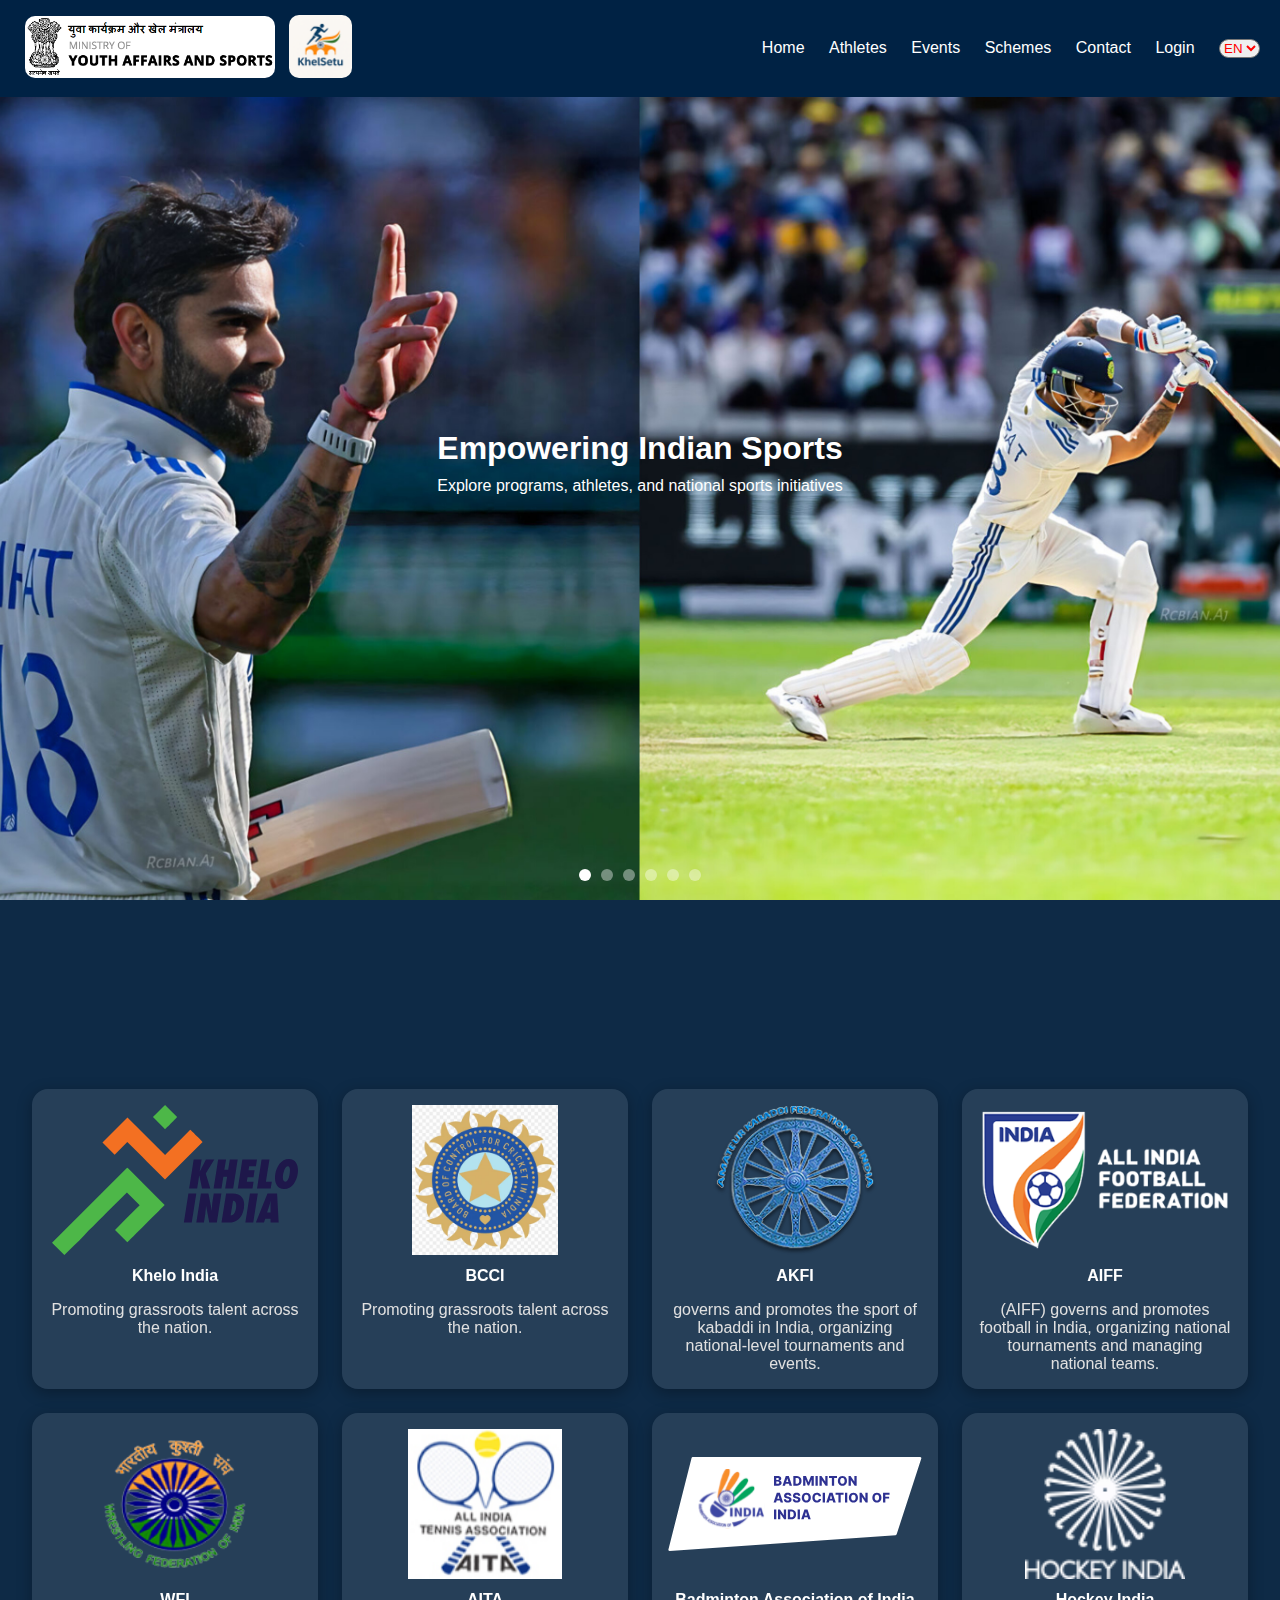
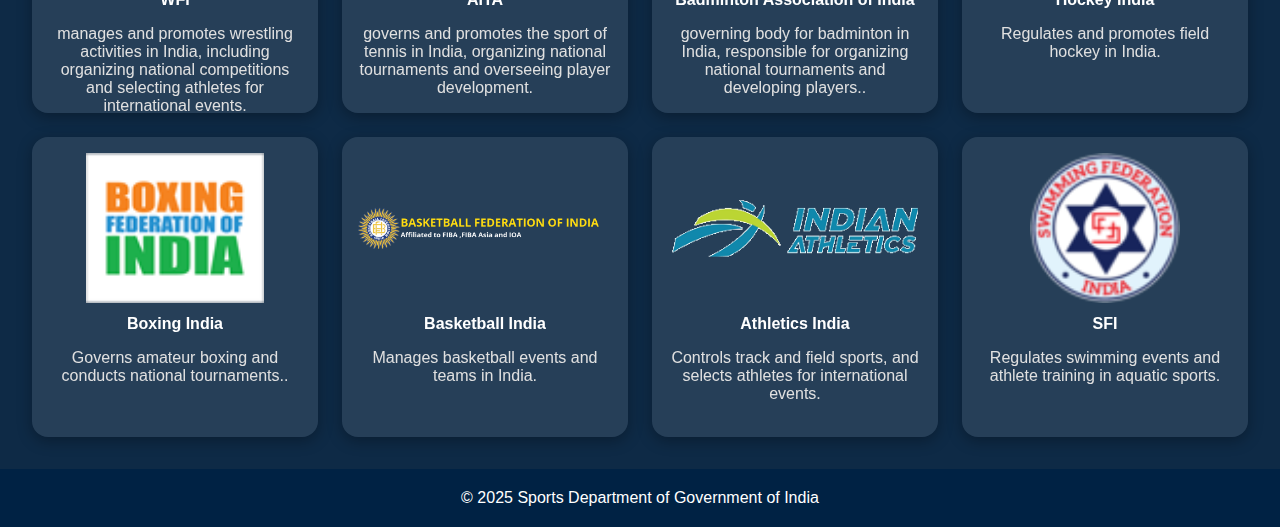
<file: index.html>
<!DOCTYPE html>
<html lang="en">
<head>
  <meta charset="UTF-8" />
  <meta name="viewport" content="width=device-width, initial-scale=1.0"/>
  <title>Sports Department</title>
  <link rel="stylesheet" href="style.css" />
  <style>
    select{
      border-radius: 10px;
      color: red;
    }
    .logo img {
      border-radius: 10px;
    }
  </style>
</head>
<body>
 
  <div id="main-bg">
    <header>
     
      <div class="logo">
        <img width="250" src="logo.png" alt="Sports Department Logo">
        <img width="63" src="KHEL2.png"alt="">
      </div>
      <nav class="kunal">
        <a href="https://yas.gov.in/"  data-i18n="home" >Home</a> 
        <a href="athelete.html"data-i18n="athletes">Athletes</a>
        <a href="event.html" data-i18n="events">Events</a>
        <a href="scheme.html"data-i18n="schemes">Schemes</a>
        <a href="https://yas.nic.in/contactus" data-i18n="contact">Contact</a>
        <a href="login.html"data-i18n="login">Login</a>
        <select id="language-selector" onchange="changeLanguage()" style="margin-left: 10px;">
          <option value="en">EN</option>
          <option value="hi">हिंदी</option>
        </select>
      </nav>
    </header>

    <section class="hero">
      <h1 data-i18n="heroTitle">Empowering Indian Sports</h1>
      <p data-i18n="heroDesc">Explore programs, athletes, and national sports initiatives</p>
    </section>

    <div class="dots" id="dots"></div>
  </div>

  <div class="text">
    <h1 data-i18n="deptTitle">Various Sports Departments</h1>
  </div>

  <section class="container">
    <div class="card">
      
      <h3><a href="https://kheloindia.gov.in/"><img src="kheloindia.svg" alt="Khelo India Logo">Khelo India</a></h3>
      <p data-i18n="kheloDesc">Promoting grassroots talent across the nation.</p>
    </div>
    <div class="card">
     
      <h3><a href="https://www.bcci.tv/"> <img width="250" src="bcci2.jpg" alt="TOPS Logo">           BCCI</a></h3>
      <p data-i18n="kheloDesc" > governs and manages all cricket-related activities in India, including organizing matches.</p>
    </div>
    <div class="card">
      
      <h3><a href="https://www.indiankabaddi.org/"><img width="300" src="akfi.png" alt="TOPS Info Image">                                                     AKFI</a></h3>
      <p >
        governs and promotes the sport of kabaddi in India, organizing national-level tournaments and events.</p>
    </div>
    <div class="card">
    
      <h3><a href="https://www.the-aiff.com/">  <img width="250" src="aiffl.png" alt="TOPS Info Image">AIFF</a></h3>
      <p >(AIFF) governs and promotes football in India, organizing national tournaments and managing national teams.</p>
    </div>
    <div class="card">
     
      <h3><a href="https://wrestlingfederationofindia.org/"> <img width="250" src="wfi.png" alt="TOPS Info Image">WFI</a></h3>
      <p >
 manages and promotes wrestling activities in India, including organizing national competitions and selecting athletes for international events.</p>
    </div>
    <div class="card">
  
      <h3><a href="https://aitatennis.com/"> <img width="250" src="aita.png" alt="TOPS Info Image">AITA</a></h3>
      <p >
 governs and promotes the sport of tennis in India, organizing national tournaments and overseeing player development.</p>
    </div>
    <div class="card">
      
      <h3><a href="https://www.badmintonindia.org/"><img width="250" src="badminton.svg" alt="TOPS Info Image">Badminton Association of India</a></h3>
      <p>governing body for badminton in India, responsible for organizing national tournaments and developing players..</p>
    </div>
    <div class="card">
      <h3><a href="https://hockeyindia.org/"><img width="250" src="aus.webp" alt="TOPS Info Image"> Hockey India</a></h3>
      <p >Regulates and promotes field hockey in India.</p>
    </div>
    <div class="card">
      <h3><a href="https://boxingfederation.in/"><img width="250" src="boxing.png" alt="TOPS Info Image"> Boxing India</a></h3>
      <p >Governs amateur boxing and conducts national tournaments..</p>
    </div>
    <div class="card">
      <h3><a href="https://www.basketballfederationindia.org/"><img width="250" src="basket.png" alt="TOPS Info Image"> Basketball India</a></h3>
      <p >Manages basketball events and teams in India.</p>
    </div>
    <div class="card">
      <h3><a href="https://indianathletics.in/#:~:text=The%20Athletics%20Federation%20of%20India,state%20units%20and%20institutional%20units."><img width="250" src="athlatic.png" alt="TOPS Info Image"> Athletics India</a></h3>
      <p >Controls track and field sports, and selects athletes for international events.</p>
    </div>
    <div class="card">
      <h3><a href="https://www.swimming.org.in/"><img width="250" src="swimming.png" alt="TOPS Info Image"> SFI</a></h3>
      <p >Regulates swimming events and athlete training in aquatic sports.</p>
    </div>

  </section>

  <footer>
    <p>© 2025 Sports Department of Government of India</p>
  </footer>
  
  
  <script src="https://code.jquery.com/jquery-3.6.0.min.js"></script>

  <script>
    const images = ["v1.jpg","v2.jpg","v4.jpg","sport.jpg", "my2.jpg", "my3.jpg"];
    let currentIndex = 0;
    const mainBg = document.getElementById('main-bg');
    const dotsContainer = document.getElementById('dots');

   
    images.forEach((_, index) => {
      const dot = document.createElement('span');
      dot.classList.add('dot');
      if (index === 0) dot.classList.add('active');
      dotsContainer.appendChild(dot);
    });

    const dots = document.querySelectorAll('.dot');

    function updateBackground() {
      mainBg.style.backgroundImage = `url('${images[currentIndex]}')`;
      dots.forEach(dot => dot.classList.remove('active'));
      dots[currentIndex].classList.add('active');
      currentIndex = (currentIndex + 1) % images.length;
    }

    updateBackground();
    setInterval(updateBackground, 3000);

    
  </script>
 
  <script>
    $(window).on("scroll", function () {
      const text = $(".text");
      if (text.offset().top < $(window).scrollTop() + $(window).height() - 50) {
        text.addClass("show");
      } else {
        text.removeClass("show");
      }

      const features = $(".features");
      if (features.length && features.offset().top < $(window).scrollTop() + $(window).height() - 50) {
        features.addClass("show");
      } else {
        features.removeClass("show");
      }
    });
  </script>
  
   <script>
    const translations = {
      en: {
        home: "Home",
        athletes: "Athletes",
        events: "Events",
        schemes: "Schemes",
        contact: "Contact",
        login: "Login",
        heroTitle: "Empowering Indian Sports",
        heroDesc: "Explore programs, athletes, and national sports initiatives",
        deptTitle: "Various Sports Departments",
        kheloDesc: "Promoting grassroots talent across the nation."
      },
      hi: {
        home: "मुखपृष्ठ",
        athletes: "एथलीट्स",
        events: "प्रतियोगिताएं",
        schemes: "योजनाएं",
        contact: "संपर्क करें",
        login: "लॉगिन",
        heroTitle: "भारतीय खेलों को सशक्त बनाना",
        heroDesc: "कार्यक्रमों, एथलीटों और राष्ट्रीय खेल पहलों का अन्वेषण करें",
        deptTitle: "विभिन्न खेल विभाग",
        kheloDesc: "देशभर में जमीनी प्रतिभा को बढ़ावा देना"
      }
    };

    function changeLanguage() {
      const lang = document.getElementById("language-selector").value;
      document.querySelectorAll("[data-i18n]").forEach(el => {
        const key = el.getAttribute("data-i18n");
        el.textContent = translations[lang][key] || key;
      });
    }

    window.addEventListener("DOMContentLoaded", changeLanguage);
  </script>
</body>
</html>
</file>
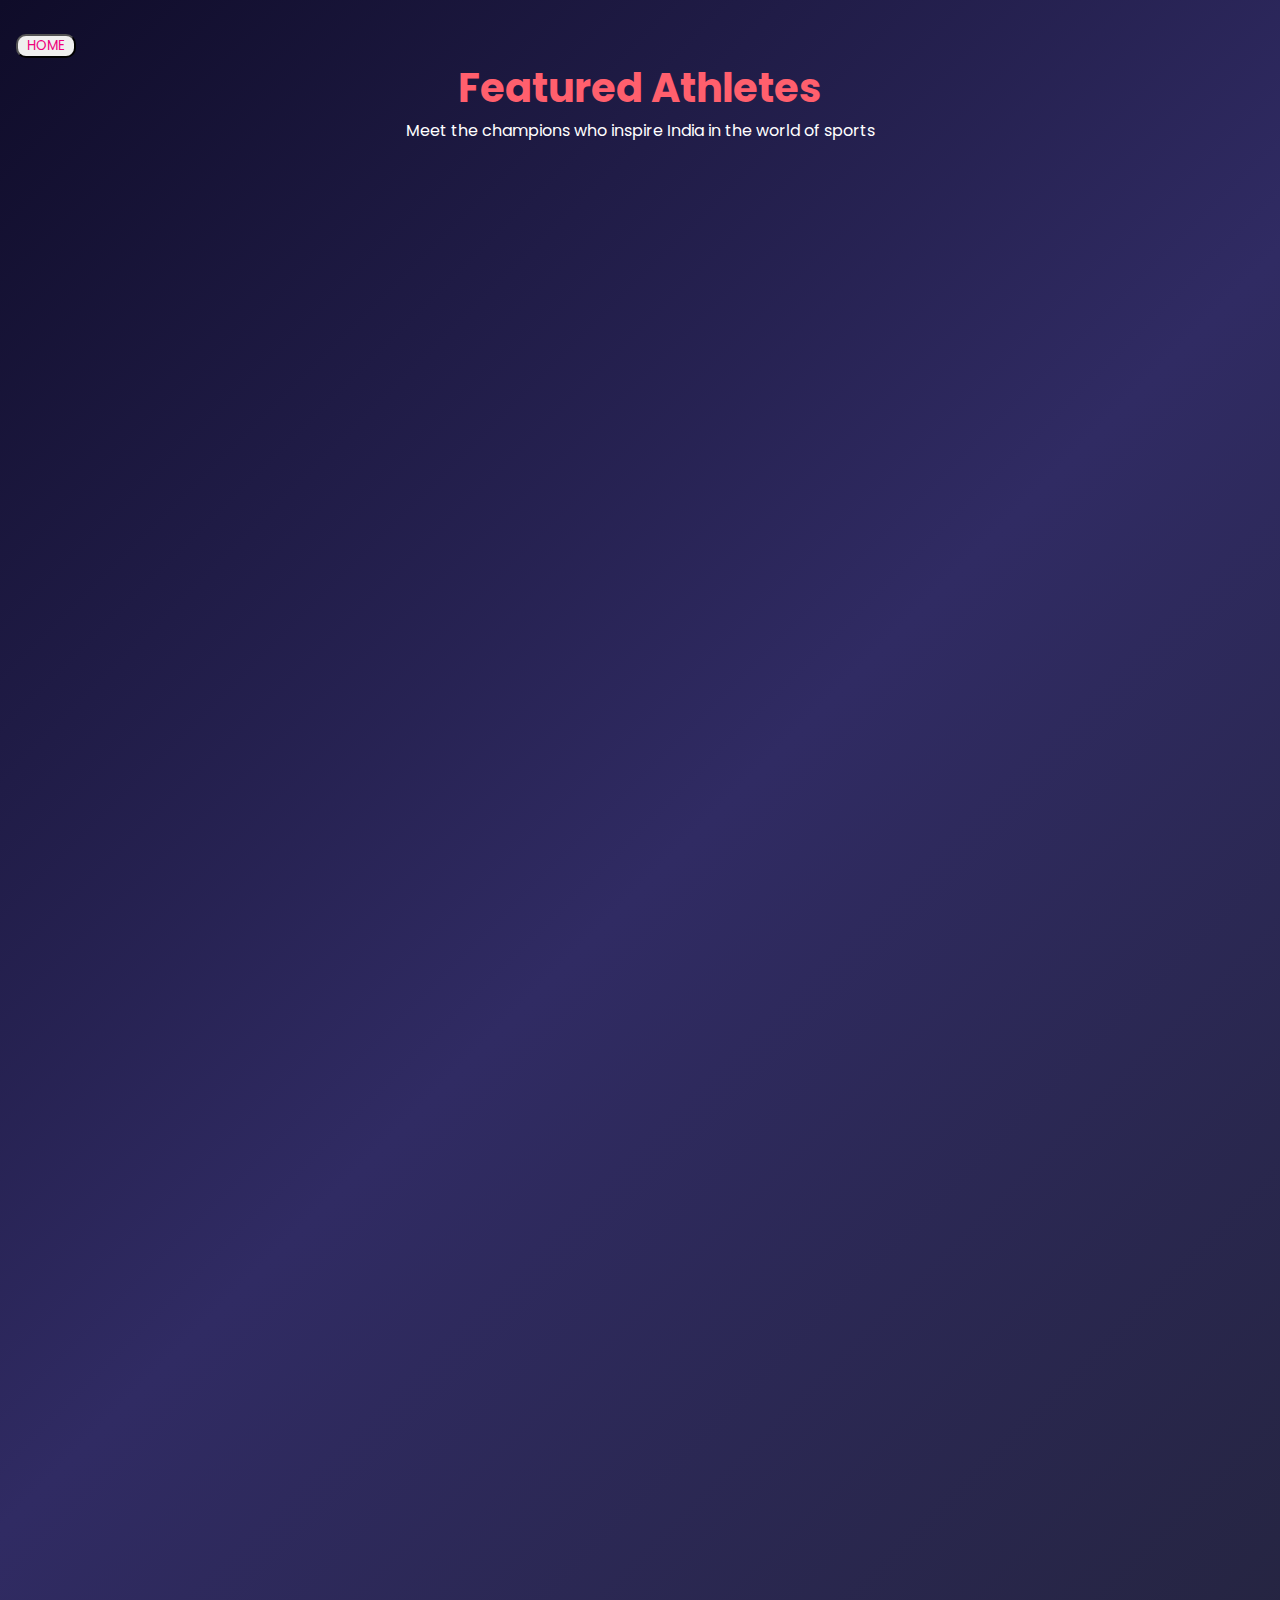
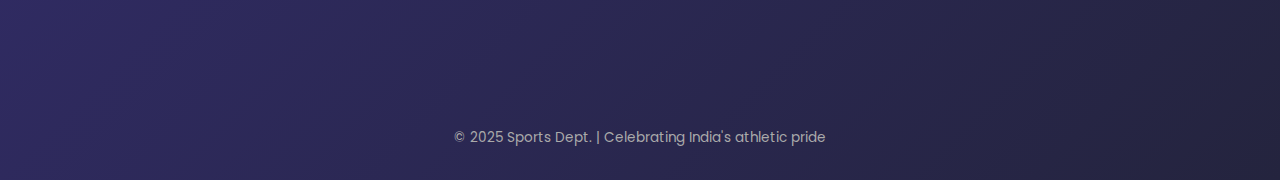
<file: athelete.html>
<!DOCTYPE html>
<html lang="en">

<head>
  <meta charset="UTF-8">
  <meta name="viewport" content="width=device-width, initial-scale=1.0">
  <title>Sports Athletes</title>
  <link href="https://fonts.googleapis.com/css2?family=Poppins:wght@300;600&display=swap" rel="stylesheet">
  <style>
    * {
      margin: 0;
      padding: 0;
      box-sizing: border-box;
      font-family: 'Poppins', sans-serif;
    }

    body {
      background: linear-gradient(135deg, #0f0c29, #302b63, #24243e);
      color: white;
      min-height: 100vh;
    }

    header {
      text-align: center;
      padding: 2rem 1rem;
      animation: fadeIn 1.5s ease-in;
       /* display: flex;
     justify-content: space-between;
     align-items: center;
     padding: 10px 20px;
      background-color: #002244;
     color: white;
   position: sticky; */
   
    }
    header nav{
                display: flex;
                align-items: right;
    }

    header h1 {
      font-size: 2.5rem;
      color: #ff5f6d;
    }

    .container {
      display: grid;
      grid-template-columns: repeat(auto-fit, minmax(280px, 1fr));
      gap: 2rem;
      padding: 2rem;
    }

    .athlete-card {
      background: rgba(255, 255, 255, 0.1);
      border-radius: 1rem;
      padding: 1.5rem;
      backdrop-filter: blur(8px);
      transition: transform 0.3s ease, background 0.3s ease;
      animation: zoomIn 0.8s ease forwards;
      transform: scale(0.9);
      opacity: 0;
    }

    .athlete-card:hover {
      transform: scale(1.05);
      background: rgba(255, 95, 109, 0.2);
    }

    .athlete-card img {
      width: 100%;
      border-radius: 0.5rem;
      height: 200px;
      object-fit: cover;
      margin-bottom: 1rem;
    }

    .athlete-card h3 {
      color: #ff5f6d;
      margin-bottom: 0.5rem;
    }

    .athlete-card .sport {
      font-size: 0.9rem;
      color: #ccc;
      margin-bottom: 0.8rem;
    }

    .athlete-card p {
      font-size: 0.95rem;
      color: #e0e0e0;
    }
    .athlete-card p a{
        text-decoration: none;
        color: white;
    }

    @keyframes fadeIn {
      from { opacity: 0; }
      to { opacity: 1; }
    }

    @keyframes zoomIn {
      to {
        transform: scale(1);
        opacity: 1;
      }
    }

    footer {
      text-align: center;
      padding: 2rem;
      color: #aaa;
      font-size: 0.85rem;
    }

      header nav a{
            text-decoration: none;
            color: #f0007c;
        }
      header nav button{
           border-radius: 10px;
           width: 60px;
        }
  </style>
</head>

<body>
  <header>
     <nav>
            <ul>
               <button><a href="index.html"> HOME</a> </button>
            </ul>
        </nav>
    <h1>Featured Athletes</h1>
    <p>Meet the champions who inspire India in the world of sports</p>
    
  </header>

  <section class="container">
    <div class="athlete-card">
      <img src="virat.webp" alt="Athlete 1">
      <h3>Virat Kohli</h3>
      <div class="sport">Cricket</div>
      <p>Global cricket icon and brand ambassador....<a href="https://en.wikipedia.org/wiki/Virat_Kohli">Readmore</a></p>
    </div>
    <div class="athlete-card">
      <img src="pvSindhu.webp" alt="Athlete 2">
      <h3>P.V. Sindhu</h3>
      <div class="sport">Badminton</div>
      <p>World Champion and Olympic medalist representing Indian badminton globally.... <a href="https://en.wikipedia.org/wiki/P._V._Sindhu">Readmore</a></p>
    </div>
    <div class="athlete-card">
      <img src="mary2.webp" alt="Athlete 3">
      <h3>Mary Kom</h3>
      <div class="sport">Boxing</div>
      <p>Six-time World Champion and a symbol of strength and determination.... <a href="https://en.wikipedia.org/wiki/Mary_Kom">Readmore</a></p>
    </div>
    <div class="athlete-card">
      <img src="rohit2.jpg" alt="Athlete 4">
      <h3>Rohit Sharma</h3>
      <div class="sport">Cricket</div>
      <p>Indian cricketer known for his elegant batting style and record-breaking performances as an opener and captain.... <a href="https://en.wikipedia.org/wiki/Rohit_Sharma">Readmore</a></p>
    </div>
    <div class="athlete-card">
      <img src="bajrang.avif" alt="Athlete 4">
      <h3>Bajrang Punia</h3>
      <div class="sport">Wrestling</div>
      <p>Olympic Gold Medalist and one of India’s top track & field athletes... <a href="https://en.wikipedia.org/wiki/Bajrang_Punia">Readmore</a></p>
    </div>
   
    <div class="athlete-card">
      <img src="Neeraj-Chopra-Paris-Olympics-Paris-2024.webp" alt="Athlete 4">
      <h3>Neeraj Chopra</h3>
      <div class="sport">Wrestling</div>
      <p>Indian javelin thrower and Olympic gold medalist renowned for his historic achievements in athletics.... <a href="https://en.wikipedia.org/wiki/Neeraj_Chopra">Readmore</a></p>
    </div>
    <div class="athlete-card">
      <img src="ms.webp" alt="Athlete 4">
      <h3>MS-Dhoni</h3>
      <div class="sport">Cricket</div>
      <p>Former Indian cricket captain,captain cool....<a href="https://en.wikipedia.org/wiki/MS_Dhoni">Readmore</a></p>
    </div>
    <div class="athlete-card">
      <img src="sania.avif" alt="Athlete 4">
      <h3>Sania Mirza</h3>
      <div class="sport">tennis</div>
      <p>Tennis star and global sports icon; one of India’s most recognized female athletes.... <a href="https://en.wikipedia.org/wiki/Sania_Mirza">Readmore</a></p>
    </div>
    <div class="athlete-card">
      <img src="sania nehwal.avif" alt="Athlete 4">
      <h3>Saina Nehwal </h3>
      <div class="sport">batminton</div>
      <p>Badminton champion and Olympic medalist; well-known sports personality and brand ambassador.... <a href="https://en.wikipedia.org/wiki/Saina_Nehwal">Readmore</a></p>
    </div>
    <div class="athlete-card">
      <img src="sachin.webp" alt="Athlete 4">
      <h3>Sachin Tendulkar</h3>
      <div class="sport">cricket</div>
      <p>Cricket legend, Bharat Ratna awardee, and a household name in India.... <a href="https://en.wikipedia.org/wiki/Sachin_Tendulkar">Readmore</a></p>
    </div>
    <div class="athlete-card">
      <img src="abhinav.webp" alt="Athlete 4">
      <h3>Abhinav Bindra </h3>
      <div class="sport">shooting</div>
      <p>First Indian to win individual Olympic gold; featured in sports development and mental health initiatives.... <a href="https://en.wikipedia.org/wiki/Abhinav_Bindra">Readmore</a></p>
    </div>
    <div class="athlete-card">
      <img src="rani.webp" alt="Athlete 4">
      <h3> Rani Rampal </h3>
      <div class="sport">hockey</div>
      <p> Former captain of the Indian women’s hockey team, known for leading India to historic victories and being a strong voice for women in sports.... <a href="https://en.wikipedia.org/wiki/Rani_Rampal">Readmore</a></p>
    </div>
  </section>

  <footer>
    &copy; 2025 Sports Dept. | Celebrating India's athletic pride
  </footer>

  <script>
    // Scroll-trigger animation activation
    const cards = document.querySelectorAll('.athlete-card');
    const observer = new IntersectionObserver(entries => {
      entries.forEach(entry => {
        if (entry.isIntersecting) {
          entry.target.style.animationPlayState = 'running';
        }
      });
    }, { threshold: 0.2 });

    cards.forEach(card => {
      observer.observe(card);
    });
  </script>
</body>

</html>
</file>
<file: style.css>
* {
  margin: 0;
  padding: 0;
  box-sizing: border-box;
}

body {
  /* background-color: #0c1936; */
  background-color: #0e2a46;
  font-family: 'Segoe UI', Tahoma, Geneva, Verdana, sans-serif;
}

header {
  display: flex;
  justify-content: space-between;
  align-items: center;
  padding: 10px 20px;
  background-color: #002244;
  color: white;
   position: sticky;
  
}
.container {
  display: grid;
  grid-template-columns: repeat(4, 1fr); /* Fixed to 4 columns */
  gap: 1.5rem;
  padding: 2rem;
  max-width: 1400px;
  margin: 0 auto;
}

.card {
  background: rgba(255, 255, 255, 0.1);
  border-radius: 1rem;
  padding: 1rem;
  backdrop-filter: blur(8px);
  transition: transform 0.3s ease;
  box-shadow: 0 4px 15px rgba(0, 0, 0, 0.3);
  text-align: center;
  height: 300px; /* Smaller height */
  display: flex;
  flex-direction: column;
  /* justify-content: space-between; */
}

.card h3 img {
  max-width: 100%;
   width: 100%;;
  height: 150px; /* Smaller image */
  object-fit: contain;
  border-radius: 10px;
  margin-bottom: 0.5rem;
  transition: transform 0.3s ease;
}

.card h3 {
  font-size: 1rem;
  margin-bottom: 0.5rem;
  color: #e1ff00;
}

.card p {
  font-size: 0.95rem;
  color: #e0e0e0;
  margin-top: 0.25rem;
}

.card:hover {
  transform: scale(1.05);
  background: rgba(79, 55, 55, 0.2);
}

.card h3 img:hover {
  transform: scale(1.1);
}


.card p {
  font-size: 1rem;
  color: #e0e0e0;
  text-align: center;
  margin-top: 0.5rem;
}

.card a {
  text-decoration: none;
  color: white;
}

@keyframes fadeIn {
      from { opacity: 0; }
      to { opacity: 1; }
    }

    @keyframes slideIn {
      to {
        transform: translateY(0);
        opacity: 1;
      }
    }

.logo img {
  max-width: 100%;
  height: auto;
  gap: 50px;
  margin: 5px;
  padding: 5;
 
}

nav a{
  margin: 0 10px;
  text-decoration: none;
  color: white;
  font-weight: 500;
  position: sticky;
  
}
.kunal{
  position: sticky;
}

h1 {
  text-align: center;
  padding: 10px;
  color: white;
  font-family: 'Lucida Sans', 'Lucida Sans Regular', 'Lucida Grande', 'Lucida Sans Unicode', Geneva, Verdana, sans-serif;
}

.hero {
  height: 80vh;
  display: flex;
  flex-direction: column;
  justify-content: center;
  align-items: center;
  color: white;
  text-align: center;
}



footer {
  background: #002244;
  color: white;
  text-align: center;
  padding: 20px;
}

.dots {
  position: absolute;
  bottom: 15px;
  width: 100%;
  text-align: center;
  z-index: 3;
}

.dot {
  display: inline-block;
  width: 12px;
  height: 12px;
  margin: 0 5px;
  border-radius: 50%;
  background-color: rgba(255, 255, 255, 0.4);
  cursor: pointer;
}

.dot.active {
  background-color: white;
}

#main-bg {
  background-size: cover;
  background-position: center;
  background-repeat: no-repeat;
  transition: background-image 1s;
  min-height: 100vh;
  position: relative;
}

.text {
  opacity: 0;
  transform: translateY(40px);
  transition: opacity 0.8s ease-out, transform 0.8s ease-out;
  margin-top: 100px;
  text-align: center;
}

.text.show {
  opacity: 1;
  transform: translateY(0);
}
</file>
